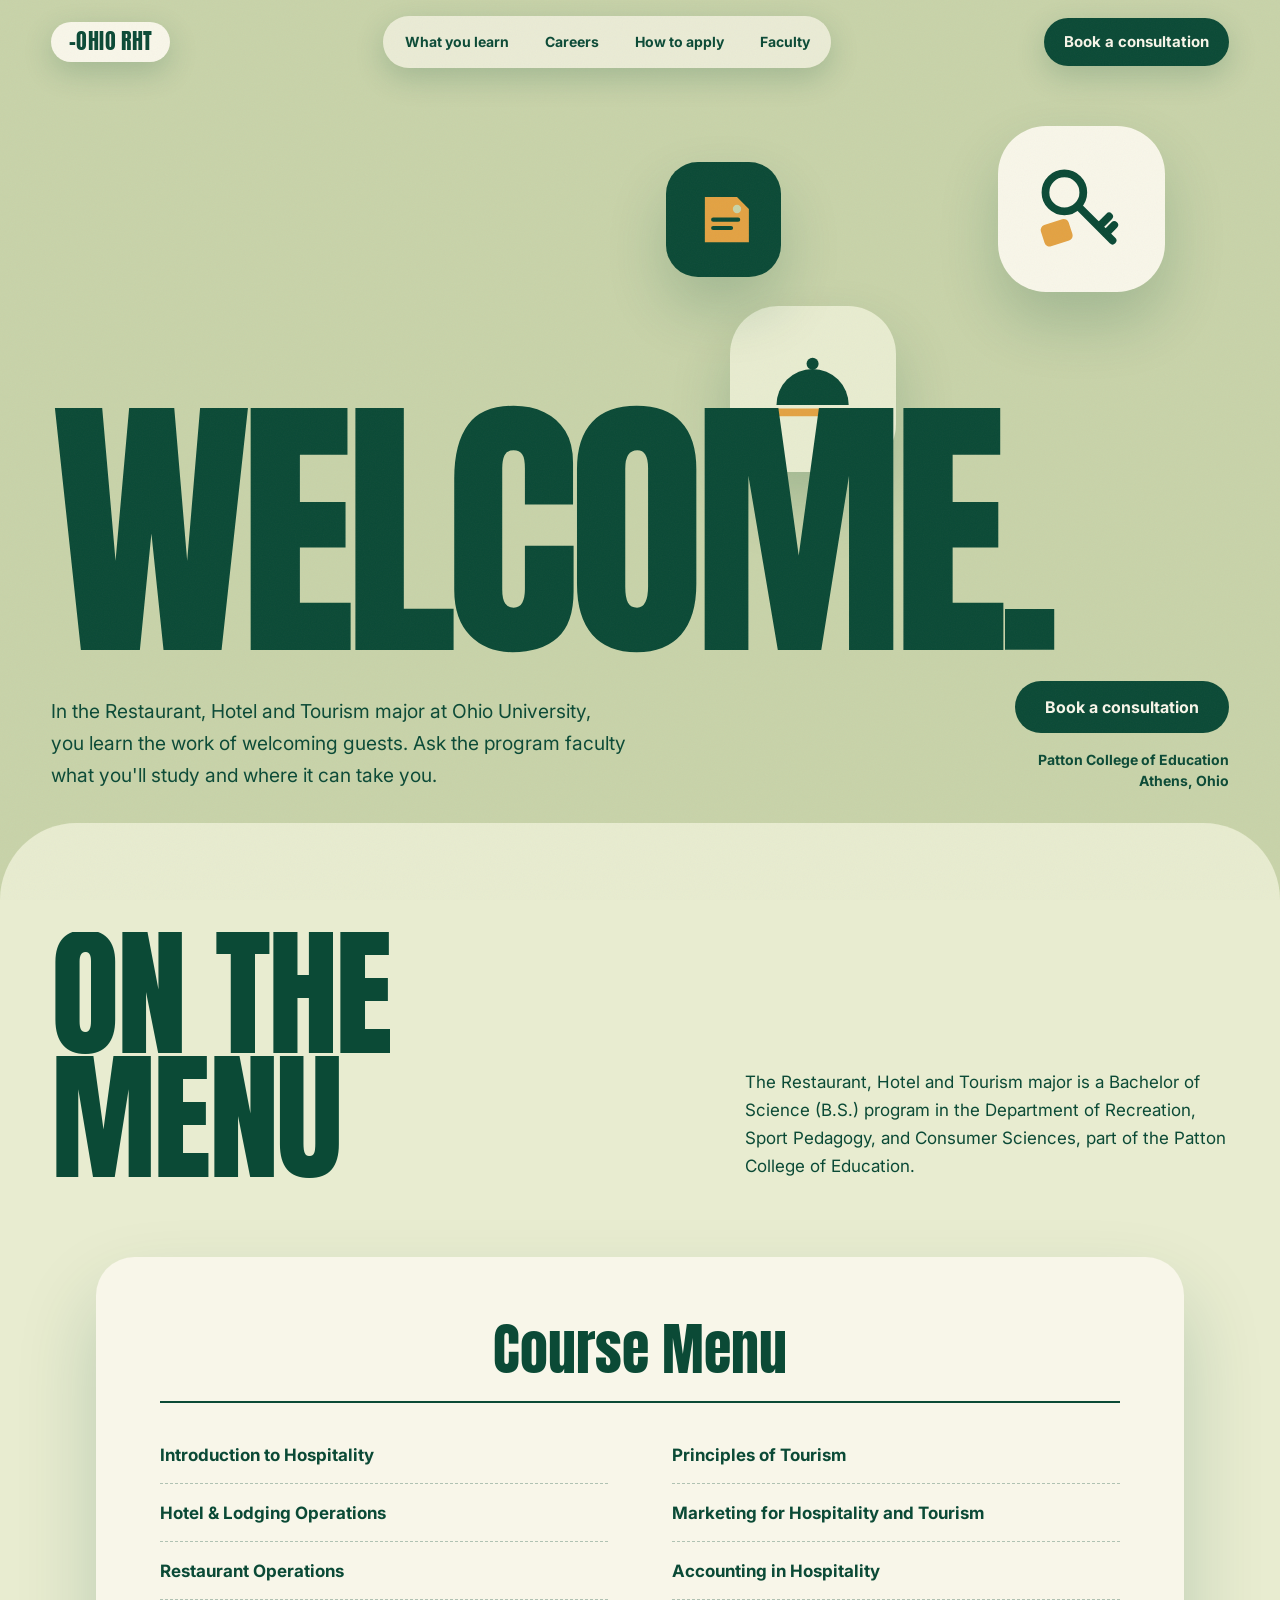
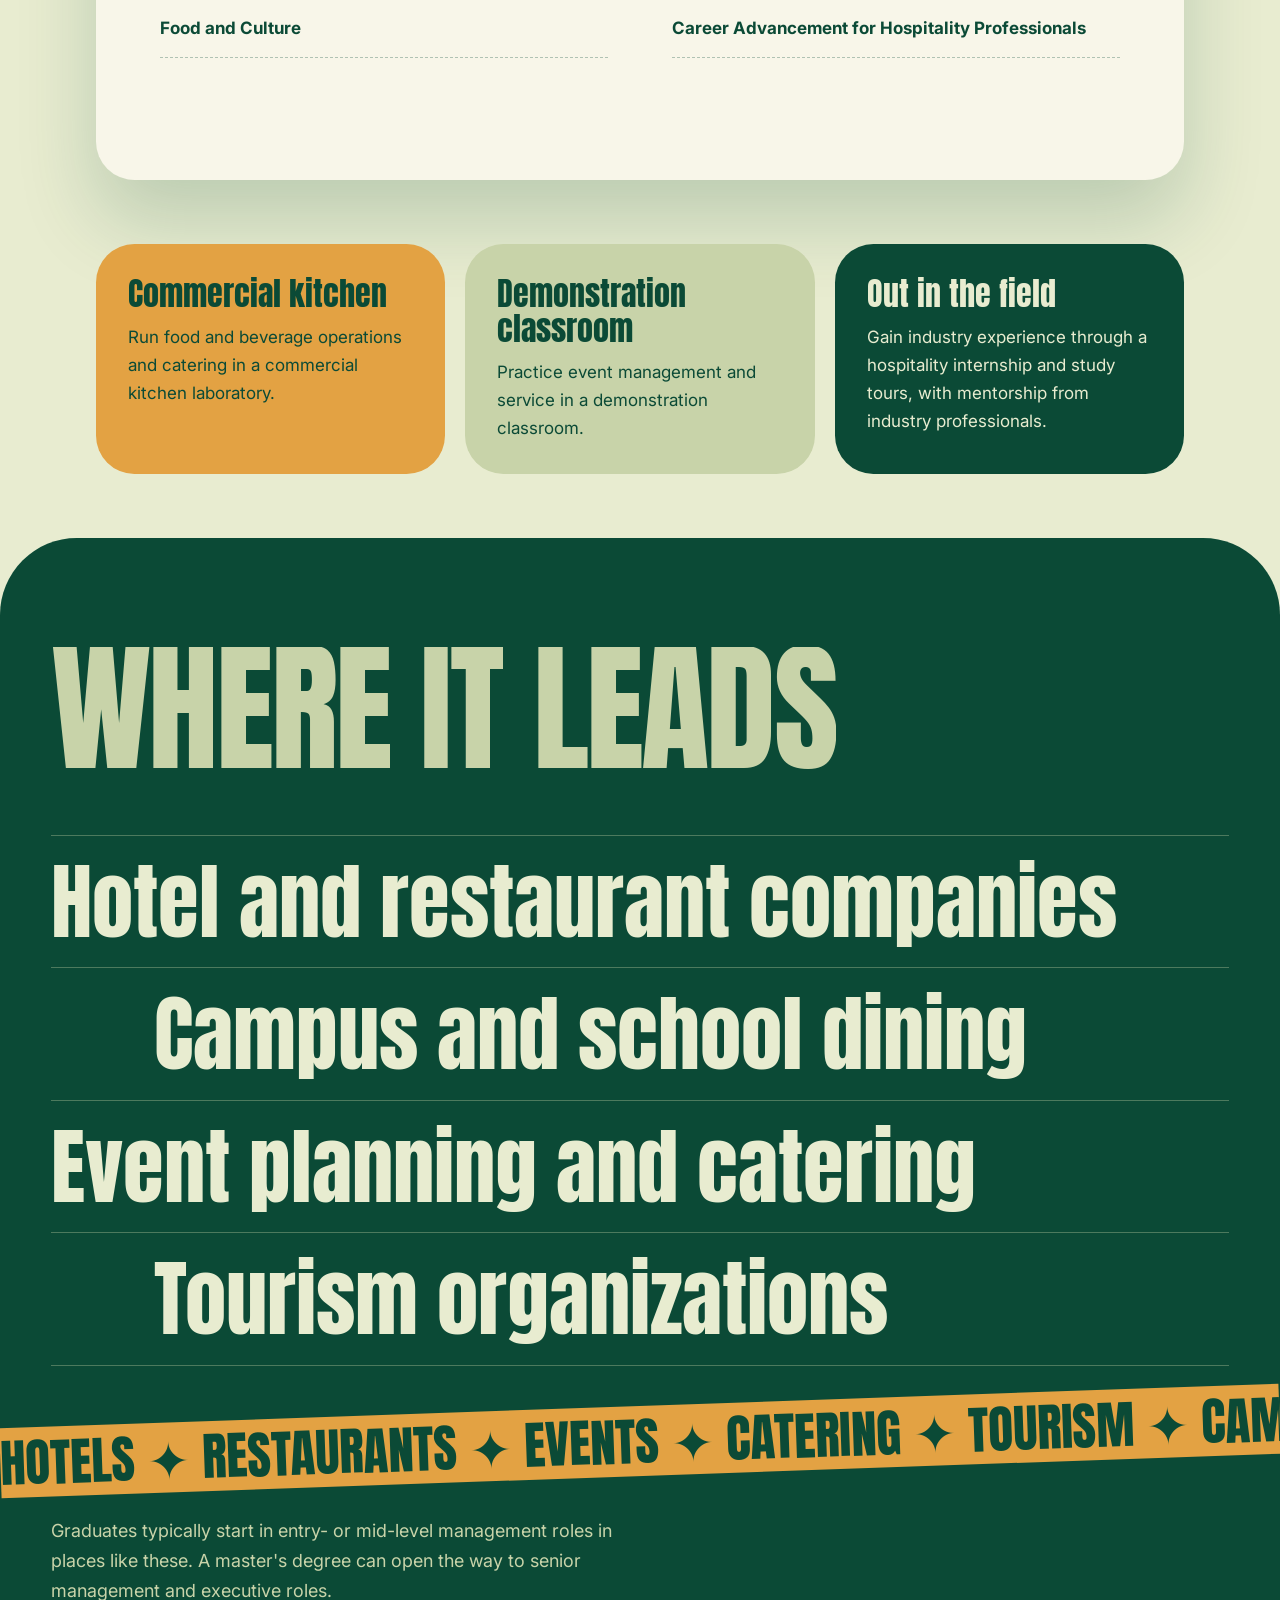
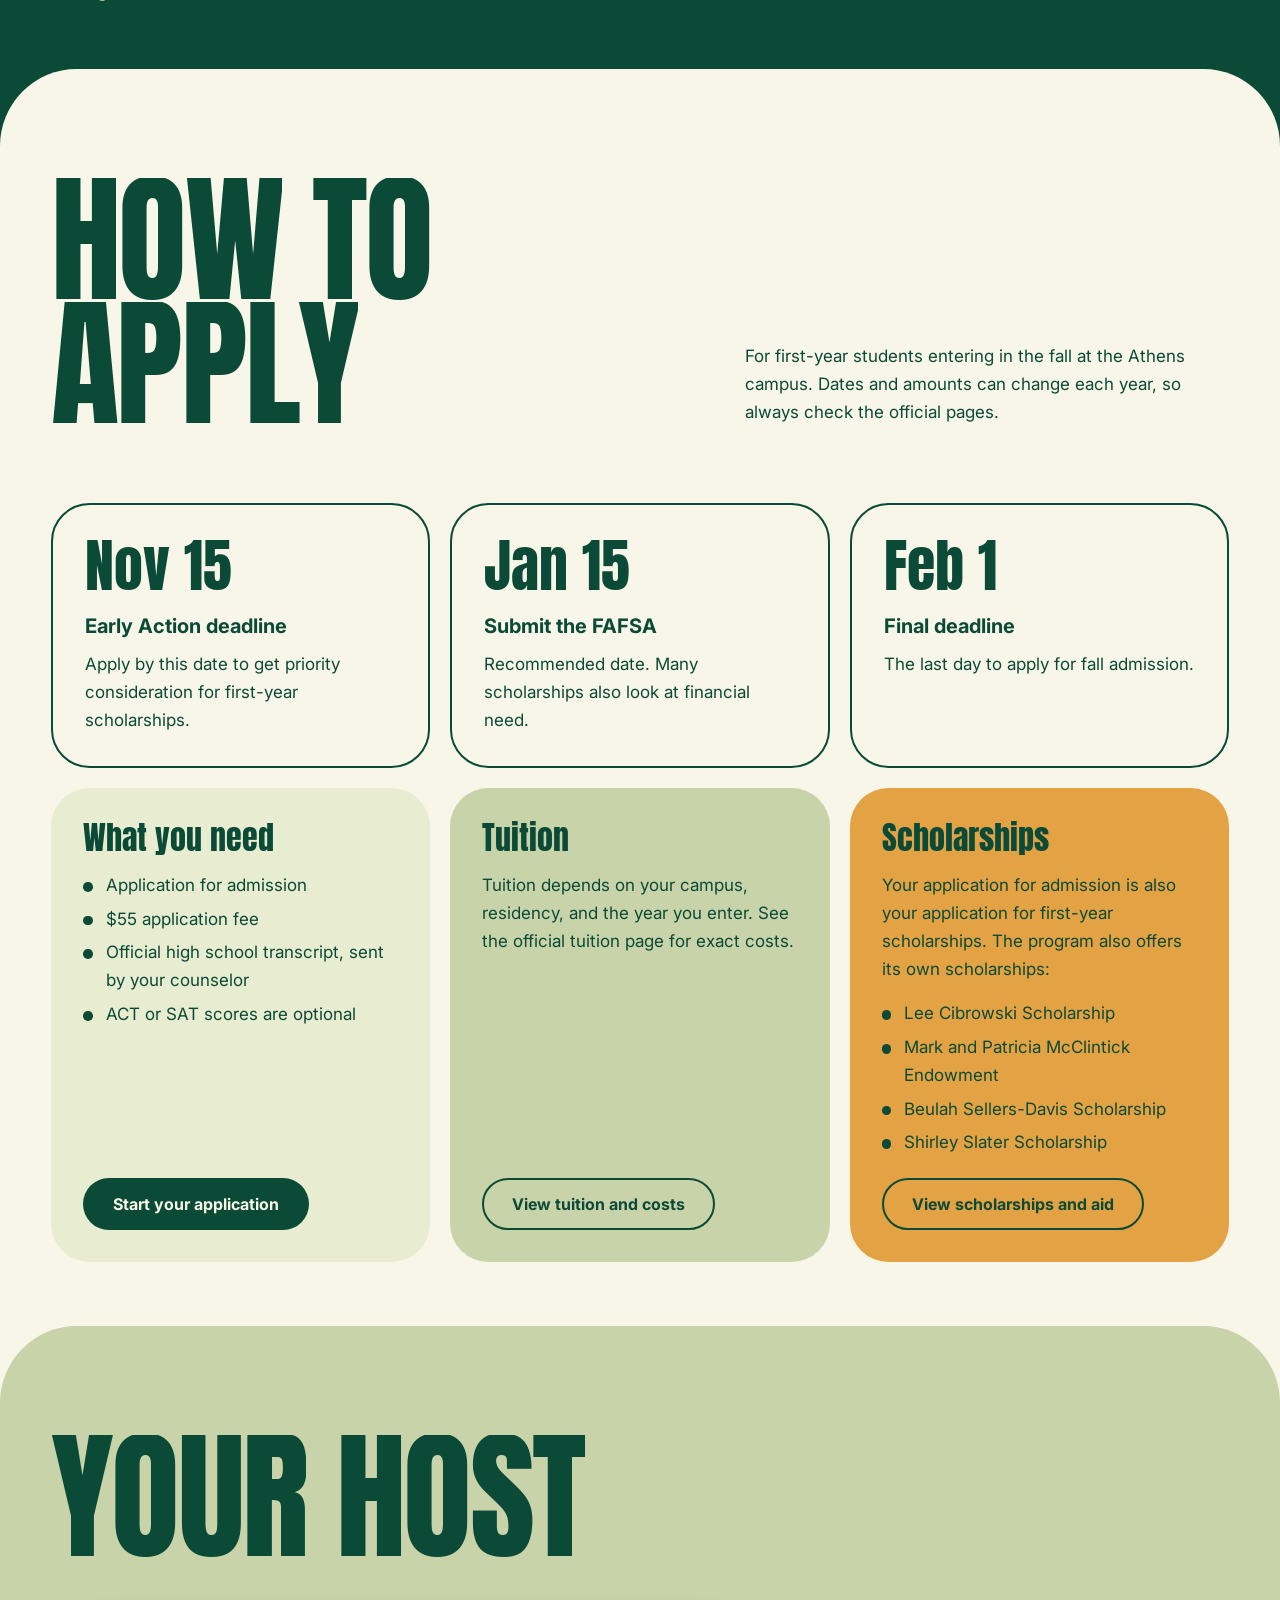
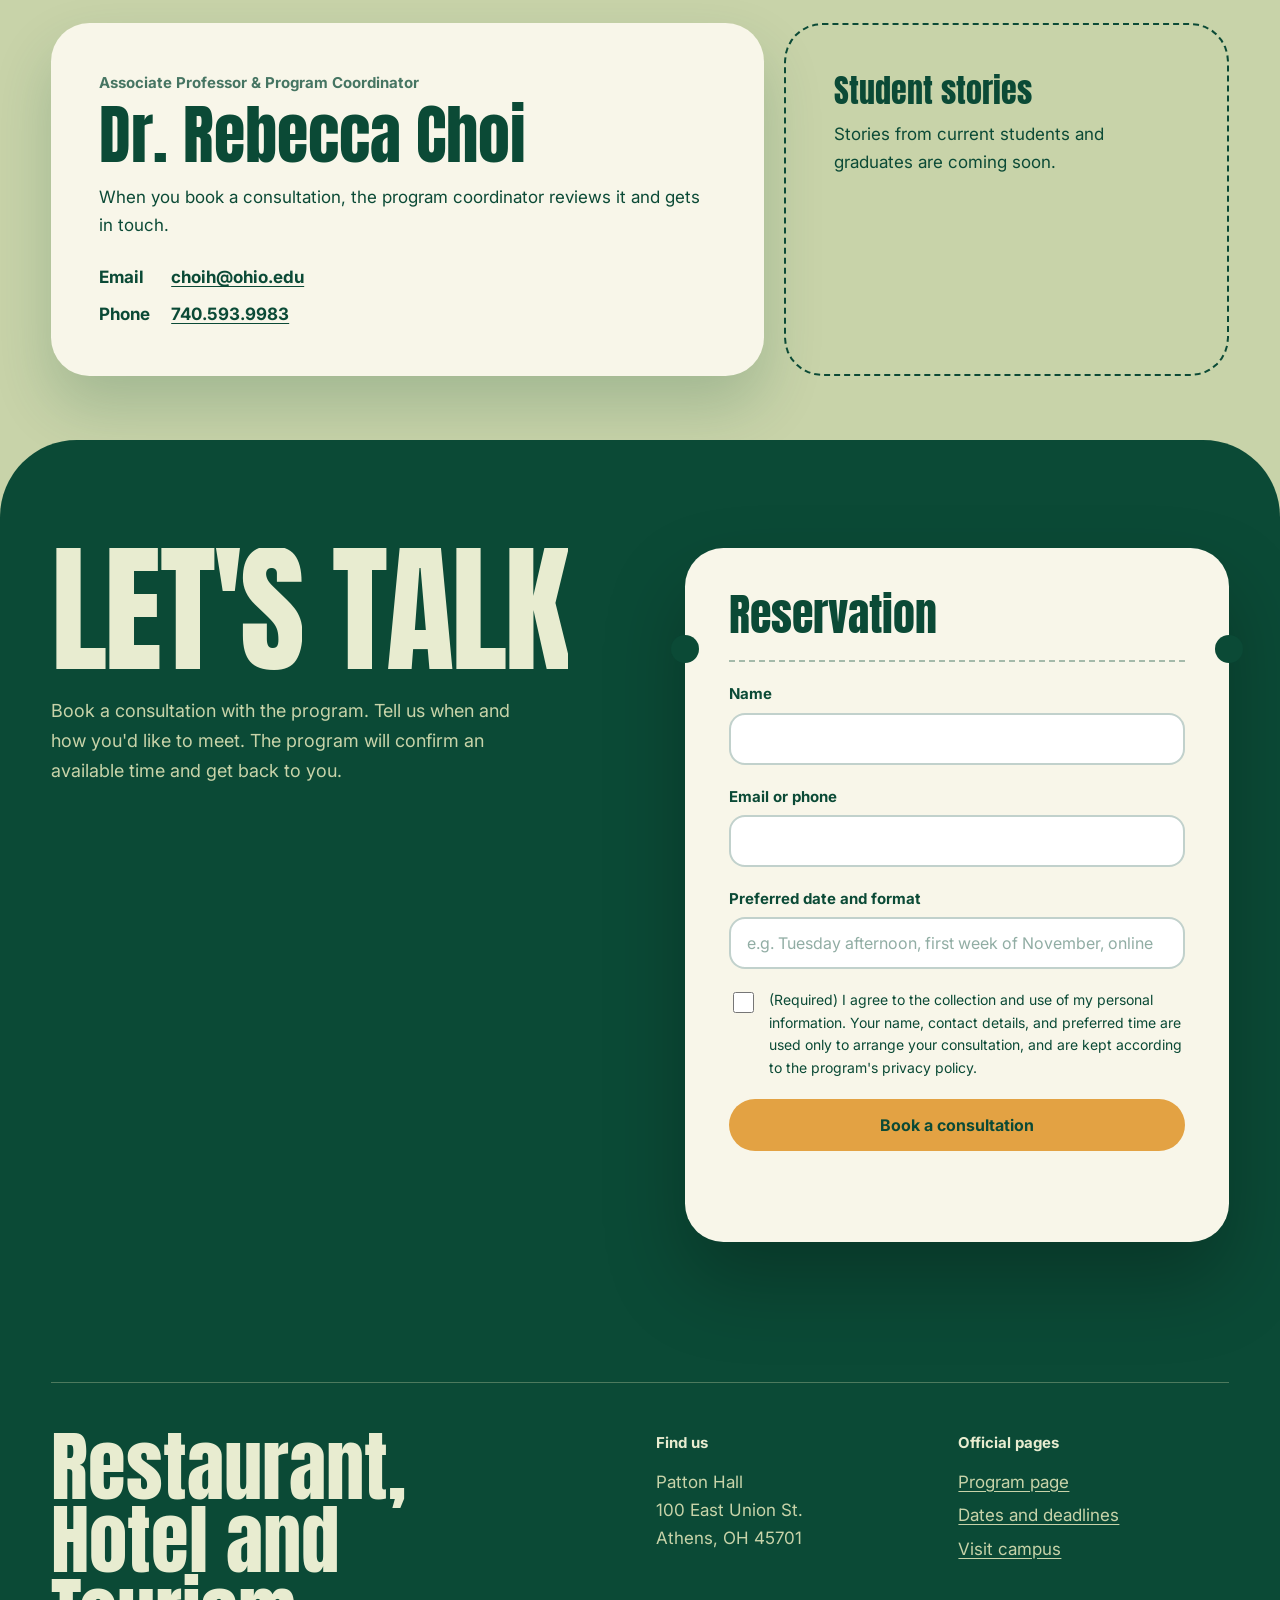
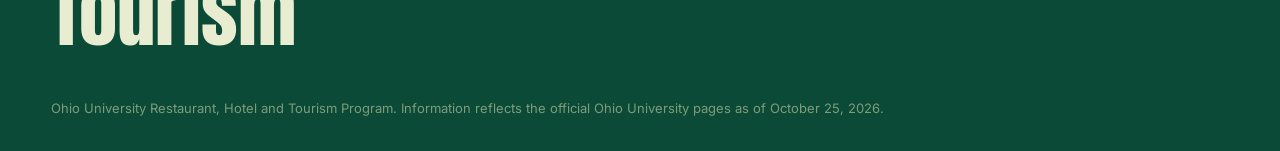
<file: index.html>
<!doctype html>
<html lang="en">
<head>
  <meta charset="utf-8">
  <meta name="viewport" content="width=device-width, initial-scale=1">
  <title>Restaurant, Hotel and Tourism at Ohio University | Book a Consultation</title>
  <meta name="description" content="See what you learn in the Restaurant, Hotel and Tourism major (B.S.) at Ohio University, where graduates go, and how to apply. Then book a consultation with the program.">
  <meta property="og:title" content="Restaurant, Hotel and Tourism at Ohio University">
  <meta property="og:description" content="What you learn, where it leads, and how to apply. Ask the program faculty directly.">
  <meta property="og:type" content="website">
  <script>document.documentElement.classList.add('js')</script>
  <link rel="icon" href="favicon.svg" type="image/svg+xml">
  <link rel="preconnect" href="https://fonts.googleapis.com">
  <link rel="preconnect" href="https://fonts.gstatic.com" crossorigin>
  <link href="https://fonts.googleapis.com/css2?family=Anton&family=Inter:wght@400;500;700&display=swap" rel="stylesheet">
  <link rel="stylesheet" href="styles.css">
</head>
<body>
  <div class="progress" aria-hidden="true"></div>
  <a class="skip" href="#booking">Skip to booking</a>

  <header class="nav">
    <a class="nav__logo" href="#top" aria-label="Back to top">-OHIO RHT</a>
    <nav class="nav__pill" aria-label="On this page">
      <a href="#learn">What you learn</a>
      <a href="#careers">Careers</a>
      <a href="#apply">How to apply</a>
      <a href="#people">Faculty</a>
    </nav>
    <a class="nav__cta" href="#booking">Book a consultation</a>
  </header>

  <main id="top">
    <!-- Hero -->
    <section class="hero" aria-labelledby="hero-title">
      <div class="hero__objects" aria-hidden="true">
        <figure class="float float--key" data-speed="0.05">
          <svg viewBox="0 0 120 120"><circle cx="40" cy="40" r="22" fill="none" stroke="currentColor" stroke-width="9"/><path d="M56 56 L96 96 M80 80 L92 68 M88 88 L98 78" stroke="currentColor" stroke-width="9" stroke-linecap="round"/><rect x="14" y="74" width="34" height="26" rx="6" fill="var(--honey)" transform="rotate(-18 31 87)"/></svg>
        </figure>
        <figure class="float float--cloche" data-speed="-0.04">
          <svg viewBox="0 0 120 120"><path d="M18 78 A42 42 0 0 1 102 78 Z" fill="currentColor"/><circle cx="60" cy="30" r="7" fill="currentColor"/><rect x="10" y="82" width="100" height="9" rx="4.5" fill="var(--honey)"/></svg>
        </figure>
        <figure class="float float--tag" data-speed="0.07">
          <svg viewBox="0 0 120 120"><path d="M30 22 H84 L104 42 V98 H30 Z" fill="var(--honey)"/><circle cx="84" cy="42" r="7" fill="var(--sage)"/><path d="M44 60 H86 M44 74 H74" stroke="var(--forest)" stroke-width="7" stroke-linecap="round"/></svg>
        </figure>
      </div>

      <h1 id="hero-title" class="hero__title">
        <span class="line" data-split>Welcome.</span>
      </h1>

      <div class="hero__foot">
        <p class="hero__lead">In the Restaurant, Hotel and Tourism major at Ohio University, you learn the work of welcoming guests. Ask the program faculty what you'll study and where it can take you.</p>
        <div class="hero__side">
          <a class="btn btn--forest" href="#booking">Book a consultation</a>
          <p class="hero__where">Patton College of Education<br>Athens, Ohio</p>
        </div>
      </div>
    </section>

    <!-- What you learn -->
    <section id="learn" class="panel panel--olive" aria-labelledby="learn-title">
      <div class="panel__head">
        <h2 id="learn-title" class="display">On the menu</h2>
        <p class="panel__intro">The Restaurant, Hotel and Tourism major is a Bachelor of Science (B.S.) program in the Department of Recreation, Sport Pedagogy, and Consumer Sciences, part of the Patton College of Education.</p>
      </div>

      <div class="menu">
        <p class="menu__title">Course Menu</p>
        <ul class="menu__list">
          <li>Introduction to Hospitality</li>
          <li>Hotel &amp; Lodging Operations</li>
          <li>Restaurant Operations</li>
          <li>Food and Culture</li>
          <li>MICE &amp; Event Planning</li>
          <li>Principles of Tourism</li>
          <li>Marketing for Hospitality and Tourism</li>
          <li>Accounting in Hospitality</li>
          <li>Career Advancement for Hospitality Professionals</li>
          <li>Hospitality Internship</li>
        </ul>
      </div>

      <div class="practice">
        <article class="practice__card">
          <h3>Commercial kitchen</h3>
          <p>Run food and beverage operations and catering in a commercial kitchen laboratory.</p>
        </article>
        <article class="practice__card practice__card--sage">
          <h3>Demonstration classroom</h3>
          <p>Practice event management and service in a demonstration classroom.</p>
        </article>
        <article class="practice__card practice__card--forest">
          <h3>Out in the field</h3>
          <p>Gain industry experience through a hospitality internship and study tours, with mentorship from industry professionals.</p>
        </article>
      </div>
    </section>

    <!-- Careers -->
    <section id="careers" class="panel panel--forest" aria-labelledby="careers-title">
      <h2 id="careers-title" class="display">Where it leads</h2>
      <ul class="careers">
        <li>Hotel and restaurant companies</li>
        <li>Campus and school dining</li>
        <li>Event planning and catering</li>
        <li>Tourism organizations</li>
      </ul>
      <div class="marquee" aria-hidden="true">
        <p class="marquee__track"><span>Hotels ✦ Restaurants ✦ Events ✦ Catering ✦ Tourism ✦ Campus dining ✦&nbsp;</span><span>Hotels ✦ Restaurants ✦ Events ✦ Catering ✦ Tourism ✦ Campus dining ✦&nbsp;</span></p>
      </div>
      <p class="careers__note">Graduates typically start in entry- or mid-level management roles in places like these. A master's degree can open the way to senior management and executive roles.</p>
    </section>

    <!-- How to apply -->
    <section id="apply" class="panel panel--linen" aria-labelledby="apply-title">
      <div class="panel__head">
        <h2 id="apply-title" class="display">How to apply</h2>
        <p class="panel__intro">For first-year students entering in the fall at the Athens campus. Dates and amounts can change each year, so always check the official pages.</p>
      </div>

      <ol class="timeline">
        <li>
          <p class="timeline__date">Nov 15</p>
          <h3>Early Action deadline</h3>
          <p>Apply by this date to get priority consideration for first-year scholarships.</p>
        </li>
        <li>
          <p class="timeline__date">Jan 15</p>
          <h3>Submit the FAFSA</h3>
          <p>Recommended date. Many scholarships also look at financial need.</p>
        </li>
        <li>
          <p class="timeline__date">Feb 1</p>
          <h3>Final deadline</h3>
          <p>The last day to apply for fall admission.</p>
        </li>
      </ol>

      <div class="apply-grid">
        <article class="info-card">
          <h3>What you need</h3>
          <ul class="ticks">
            <li>Application for admission</li>
            <li>$55 application fee</li>
            <li>Official high school transcript, sent by your counselor</li>
            <li>ACT or SAT scores are optional</li>
          </ul>
          <a class="btn btn--forest" href="https://www.ohio.edu/apply" target="_blank" rel="noopener">Start your application</a>
        </article>

        <article class="info-card info-card--sage">
          <h3>Tuition</h3>
          <p>Tuition depends on your campus, residency, and the year you enter. See the official tuition page for exact costs.</p>
          <a class="btn btn--line" href="https://www.ohio.edu/admissions/tuition" target="_blank" rel="noopener">View tuition and costs</a>
        </article>

        <article class="info-card info-card--honey">
          <h3>Scholarships</h3>
          <p>Your application for admission is also your application for first-year scholarships. The program also offers its own scholarships:</p>
          <ul class="ticks">
            <li>Lee Cibrowski Scholarship</li>
            <li>Mark and Patricia McClintick Endowment</li>
            <li>Beulah Sellers-Davis Scholarship</li>
            <li>Shirley Slater Scholarship</li>
          </ul>
          <a class="btn btn--line" href="https://www.ohio.edu/admissions/tuition/scholarships-financial-aid" target="_blank" rel="noopener">View scholarships and aid</a>
        </article>
      </div>
    </section>

    <!-- Faculty and reviews -->
    <section id="people" class="panel panel--sage" aria-labelledby="people-title">
      <h2 id="people-title" class="display">Your host</h2>
      <div class="people">
        <article class="host">
          <p class="host__role">Associate Professor &amp; Program Coordinator</p>
          <h3 class="host__name">Dr. Rebecca Choi</h3>
          <p>When you book a consultation, the program coordinator reviews it and gets in touch.</p>
          <dl class="host__contact">
            <div><dt>Email</dt><dd><a href="mailto:choih@ohio.edu">choih@ohio.edu</a></dd></div>
            <div><dt>Phone</dt><dd><a href="tel:+17405939983">740.593.9983</a></dd></div>
          </dl>
        </article>
        <article class="reviews">
          <h3>Student stories</h3>
          <p>Stories from current students and graduates are coming soon.</p>
        </article>
      </div>
    </section>

    <!-- Booking -->
    <section id="booking" class="panel panel--forest booking" aria-labelledby="booking-title">
      <div class="booking__intro">
        <h2 id="booking-title" class="display">Let's talk</h2>
        <p>Book a consultation with the program. Tell us when and how you'd like to meet. The program will confirm an available time and get back to you.</p>
      </div>

      <form class="ticket" id="booking-form" novalidate>
        <p class="ticket__head">Reservation</p>

        <label class="field">
          <span>Name</span>
          <input name="name" type="text" autocomplete="name" maxlength="50" required>
        </label>
        <label class="field">
          <span>Email or phone</span>
          <input name="contact" type="text" autocomplete="email" maxlength="100" required>
        </label>
        <label class="field">
          <span>Preferred date and format</span>
          <input name="preferred" type="text" maxlength="200" placeholder="e.g. Tuesday afternoon, first week of November, online">
        </label>

        <label class="hp" aria-hidden="true">Website
          <input name="website" type="text" tabindex="-1" autocomplete="off">
        </label>

        <label class="consent">
          <input name="consent" type="checkbox" required>
          <span>(Required) I agree to the collection and use of my personal information. Your name, contact details, and preferred time are used only to arrange your consultation, and are kept according to the program's privacy policy.</span>
        </label>

        <button class="btn btn--honey" type="submit">Book a consultation</button>
        <p class="ticket__msg" role="status" aria-live="polite"></p>
      </form>
    </section>
  </main>

  <footer class="footer">
    <div class="footer__main">
      <p class="footer__mark">Restaurant,<br>Hotel and<br>Tourism</p>
      <div class="footer__cols">
        <div>
          <h2>Find us</h2>
          <p>Patton Hall<br>100 East Union St.<br>Athens, OH 45701</p>
        </div>
        <div>
          <h2>Official pages</h2>
          <ul>
            <li><a href="https://www.ohio.edu/education/recreation-sport-pedagogy-consumer-sciences/restaurant-hotel-tourism" target="_blank" rel="noopener">Program page</a></li>
            <li><a href="https://www.ohio.edu/admissions/apply/dates-deadlines" target="_blank" rel="noopener">Dates and deadlines</a></li>
            <li><a href="https://www.ohio.edu/admissions/visit" target="_blank" rel="noopener">Visit campus</a></li>
          </ul>
        </div>
      </div>
    </div>
    <p class="footer__legal">Ohio University Restaurant, Hotel and Tourism Program. Information reflects the official Ohio University pages as of October 25, 2026.</p>
  </footer>

  <div class="noise" aria-hidden="true"></div>
  <script src="script.js" defer></script>
</body>
</html>
</file>
<file: styles.css>
:root {
  --forest: #0b4a36;
  --sage: #c8d3a9;
  --olive: #e8ecd0;
  --linen: #f8f6e9;
  --honey: #e3a243;
  --forest-shadow: rgba(11, 74, 54, 0.2);

  --display: 'Anton', 'Arial Narrow', sans-serif;
  --body: 'Inter', -apple-system, 'Segoe UI', sans-serif;
  --ease: cubic-bezier(0.16, 1, 0.3, 1);

  --gutter: clamp(1rem, 4vw, 3.5rem);
  --r-panel: clamp(2.5rem, 6vw, 5rem);
  --r-card: clamp(1.5rem, 3vw, 2.5rem);
}

*, *::before, *::after { box-sizing: border-box; }
html { scroll-behavior: smooth; scroll-padding-top: 6rem; }
body {
  margin: 0;
  background: var(--linen);
  color: var(--forest);
  font-family: var(--body);
  font-size: 1.0625rem;
  line-height: 1.65;
  -webkit-font-smoothing: antialiased;
}
h1, h2, h3, p, ul, ol, dl, dd, figure { margin: 0; }
ul, ol { padding: 0; list-style: none; }
a { color: inherit; }
img, svg { display: block; max-width: 100%; }
[hidden] { display: none !important; }

:focus-visible { outline: 3px solid var(--honey); outline-offset: 3px; border-radius: 0.5rem; }

.skip {
  position: absolute; left: 1rem; top: -4rem; z-index: 100;
  background: var(--forest); color: var(--linen); padding: 0.6rem 1rem; border-radius: 999px;
}
.skip:focus { top: 1rem; }

/* 질감 */
.noise {
  position: fixed; inset: 0; z-index: 90; pointer-events: none; opacity: 0.04;
  background-image: url("data:image/svg+xml,%3Csvg xmlns='http://www.w3.org/2000/svg' width='200' height='200'%3E%3Cfilter id='n'%3E%3CfeTurbulence type='fractalNoise' baseFrequency='0.85' numOctaves='3' stitchTiles='stitch'/%3E%3C/filter%3E%3Crect width='100%25' height='100%25' filter='url(%23n)'/%3E%3C/svg%3E");
}

/* 버튼 */
.btn {
  display: inline-flex; align-items: center; justify-content: center;
  min-height: 3.25rem; padding: 0 1.75rem; border-radius: 999px; border: 2px solid transparent;
  font: 700 1rem/1 var(--body); text-decoration: none; cursor: pointer;
  transition: transform 0.6s var(--ease), background-color 0.6s var(--ease), color 0.6s var(--ease);
}
.btn:hover { transform: translateY(-3px); }
.btn--forest { background: var(--forest); color: var(--linen); }
.btn--honey { background: var(--honey); color: var(--forest); }
.btn--line { border-color: var(--forest); color: var(--forest); background: transparent; }
.btn--line:hover { background: var(--forest); color: var(--linen); }

/* 상단 메뉴 */
.nav {
  position: fixed; top: 0; left: 0; right: 0; z-index: 50;
  display: flex; align-items: center; justify-content: space-between; gap: 1rem;
  padding: 1rem var(--gutter);
}
.nav__logo {
  padding: 0.6rem 1.1rem; border-radius: 999px; background: var(--linen);
  font: 400 1.35rem/1 var(--display); letter-spacing: 0.02em; text-decoration: none;
  box-shadow: 0 10px 30px var(--forest-shadow);
}
.nav__pill {
  display: flex; gap: 0.25rem; padding: 0.35rem;
  border-radius: 999px; background: rgba(248, 246, 233, 0.7);
  backdrop-filter: blur(20px); -webkit-backdrop-filter: blur(20px);
  box-shadow: 0 10px 30px var(--forest-shadow);
}
.nav__pill a {
  padding: 0.55rem 1rem; border-radius: 999px; font-size: 0.875rem; font-weight: 700; text-decoration: none;
  transition: background-color 0.6s var(--ease);
}
.nav__pill a:hover { background: rgba(255, 255, 255, 0.6); }
.nav__cta {
  padding: 0.7rem 1.25rem; border-radius: 999px; background: var(--forest); color: var(--linen);
  font-size: 0.9375rem; font-weight: 700; text-decoration: none;
  box-shadow: 0 10px 30px var(--forest-shadow);
}

/* 첫 화면 */
.hero {
  position: relative; min-height: 100vh; min-height: 100svh; overflow: hidden;
  display: flex; flex-direction: column; justify-content: flex-end;
  padding: 7rem var(--gutter) calc(var(--r-panel) + 2rem);
  background: var(--sage);
}
.hero__title {
  position: relative; z-index: 2;
  font: 400 clamp(5rem, 22vw, 24rem)/0.78 var(--display);
  letter-spacing: -0.04em;
  text-transform: uppercase;
}
.hero__title .line { display: block; }
.hero__title .ch {
  display: inline-block; transform: translateY(100%); opacity: 0;
  transition: transform 1.2s var(--ease), opacity 1.2s var(--ease);
}
.hero.is-in .ch { transform: none; opacity: 1; }

.hero__foot {
  position: relative; z-index: 2;
  display: grid; grid-template-columns: minmax(0, 36rem) auto; justify-content: space-between; align-items: end; gap: 2rem;
  margin-top: 2.5rem;
}
.hero__lead { font-size: clamp(1.0625rem, 1.5vw, 1.3rem); line-height: 1.65; max-width: 34em; }
.hero__side { display: grid; justify-items: end; gap: 1rem; text-align: right; }
.hero__where { font-size: 0.875rem; font-weight: 700; line-height: 1.5; }

.hero__objects { position: absolute; inset: 0; z-index: 1; pointer-events: none; }
.float {
  position: absolute; display: grid; place-items: center;
  width: clamp(5.5rem, 13vw, 12rem); aspect-ratio: 1;
  border-radius: 3rem; background: var(--linen); color: var(--forest);
  box-shadow: 0 30px 60px var(--forest-shadow);
}
.float svg { width: 62%; }
.float--key { top: 14%; right: 9%; animation: float 7s var(--ease) infinite; }
.float--cloche { top: 34%; right: 30%; background: var(--olive); animation: float 8s var(--ease) infinite -2s; }
.float--tag { top: 18%; left: 52%; width: clamp(4.5rem, 9vw, 8.5rem); background: var(--forest); border-radius: 2rem; animation: float 9s var(--ease) infinite -4s; }

@keyframes float {
  0%, 100% { translate: 0 0; rotate: 0deg; }
  50% { translate: 0 -20px; rotate: 5deg; }
}

/* 큰 구역 */
.panel {
  position: relative;
  margin-top: calc(var(--r-panel) * -1);
  padding: calc(var(--r-panel) + 2rem) var(--gutter) calc(var(--r-panel) + 4rem);
  border-radius: var(--r-panel) var(--r-panel) 0 0;
}
.panel--olive { background: var(--olive); }
.panel--forest { background: var(--forest); color: var(--sage); }
.panel--linen { background: var(--linen); }
.panel--sage { background: var(--sage); }

.display {
  font: 400 clamp(3.5rem, 11vw, 11rem)/0.88 var(--display);
  letter-spacing: -0.02em;
  text-transform: uppercase;
}
.panel__head {
  display: grid; grid-template-columns: minmax(0, 1.3fr) minmax(0, 1fr); align-items: end; gap: 2rem 4rem;
  margin-bottom: clamp(2.5rem, 6vw, 5rem);
}
.panel__intro { max-width: 32em; font-size: 1.0625rem; }

/* 메뉴판 */
.menu {
  max-width: 68rem; margin: 0 auto;
  padding: clamp(2rem, 5vw, 4rem);
  border-radius: var(--r-card); background: var(--linen);
  box-shadow: 0 40px 80px var(--forest-shadow);
}
.menu__title {
  font: 400 clamp(2rem, 5vw, 3.5rem)/1 var(--display); text-align: center;
  padding-bottom: 1.5rem; margin-bottom: 1.5rem; border-bottom: 2px solid var(--forest);
}
.menu__list { columns: 2 24rem; column-gap: 4rem; }
.menu__list li {
  break-inside: avoid;
  padding: 0.9rem 0; border-bottom: 1px dashed rgba(11, 74, 54, 0.3);
  font-weight: 700;
}

.practice {
  display: grid; grid-template-columns: repeat(3, minmax(0, 1fr)); gap: 1.25rem;
  max-width: 68rem; margin: clamp(2rem, 5vw, 4rem) auto 0;
}
.practice__card {
  padding: 2rem; border-radius: var(--r-card); background: var(--honey);
}
.practice__card h3 { font: 400 2rem/1.1 var(--display); margin-bottom: 0.75rem; }
.practice__card--sage { background: var(--sage); }
.practice__card--forest { background: var(--forest); color: var(--olive); }

/* 진로 */
.careers { margin: clamp(2rem, 5vw, 4rem) 0 2.5rem; border-top: 1px solid rgba(200, 211, 169, 0.35); }
.careers li {
  font: 400 clamp(2.25rem, 6.5vw, 6rem)/1.1 var(--display);
  padding: 1.25rem 0; border-bottom: 1px solid rgba(200, 211, 169, 0.35);
  color: var(--olive);
}
.careers li:nth-child(2n) { padding-left: clamp(0rem, 8vw, 10rem); }
.careers__note { max-width: 34em; font-size: 1.125rem; }

/* 지원 안내 */
.timeline {
  display: grid; grid-template-columns: repeat(3, minmax(0, 1fr)); gap: 1.25rem;
  counter-reset: step;
}
.timeline li {
  position: relative; padding: 2rem; border-radius: var(--r-card);
  border: 2px solid var(--forest);
}
.timeline__date { font: 400 clamp(2.25rem, 4.5vw, 3.75rem)/1 var(--display); margin-bottom: 1rem; }
.timeline h3 { font-size: 1.25rem; margin-bottom: 0.4rem; }

.apply-grid {
  display: grid; grid-template-columns: repeat(3, minmax(0, 1fr)); gap: 1.25rem;
  margin-top: 1.25rem;
}
.info-card {
  display: flex; flex-direction: column; gap: 1rem; align-items: flex-start;
  padding: 2rem; border-radius: var(--r-card); background: var(--olive);
}
.info-card h3 { font: 400 2rem/1.1 var(--display); }
.info-card .btn { margin-top: auto; }
.info-card--sage { background: var(--sage); }
.info-card--honey { background: var(--honey); }
.ticks li { position: relative; padding-left: 1.4rem; margin-bottom: 0.35rem; }
.ticks li::before {
  content: ''; position: absolute; left: 0; top: 0.65em; width: 0.6rem; height: 0.6rem;
  border-radius: 50%; background: var(--forest);
}

/* 교수진 */
.people {
  display: grid; grid-template-columns: minmax(0, 1.6fr) minmax(0, 1fr); gap: 1.25rem;
  margin-top: clamp(2rem, 5vw, 4rem);
}
.host {
  padding: clamp(2rem, 4vw, 3rem); border-radius: var(--r-card); background: var(--linen);
  box-shadow: 0 30px 60px var(--forest-shadow);
}
.host__role { font-size: 0.9375rem; font-weight: 700; opacity: 0.75; }
.host__name { font: 400 clamp(2.5rem, 5vw, 4.5rem)/1 var(--display); margin: 0.5rem 0 1rem; }
.host__contact { display: grid; gap: 0.5rem; margin-top: 1.5rem; }
.host__contact div { display: flex; gap: 1rem; }
.host__contact dt { width: 3.5rem; flex-shrink: 0; font-weight: 700; }
.host__contact a { font-weight: 700; text-underline-offset: 0.2em; }
.reviews {
  padding: clamp(2rem, 4vw, 3rem); border-radius: var(--r-card);
  border: 2px dashed var(--forest);
}
.reviews h3 { font: 400 2rem/1.1 var(--display); margin-bottom: 0.75rem; }

/* 상담 예약 */
.booking {
  display: grid; grid-template-columns: minmax(0, 1fr) minmax(0, 34rem); gap: 3rem; align-items: start;
}
.booking__intro .display { color: var(--olive); margin-bottom: 1.5rem; }
.booking__intro p { max-width: 26em; font-size: 1.125rem; }

.ticket {
  position: relative; display: grid; gap: 1.25rem;
  padding: clamp(1.75rem, 4vw, 2.75rem); border-radius: var(--r-card);
  background: var(--linen); color: var(--forest);
  box-shadow: 0 40px 80px rgba(0, 0, 0, 0.25);
}
/* 예약표 절취선 */
.ticket::before, .ticket::after {
  content: ''; position: absolute; top: 5.4rem; width: 1.75rem; height: 1.75rem; border-radius: 50%;
  background: var(--forest);
}
.ticket::before { left: -0.875rem; }
.ticket::after { right: -0.875rem; }
.ticket__head {
  font: 400 clamp(2rem, 4vw, 2.75rem)/1 var(--display);
  padding-bottom: 1.5rem; border-bottom: 2px dashed rgba(11, 74, 54, 0.35);
}
.field { display: grid; gap: 0.35rem; }
.field span { font-weight: 700; font-size: 0.9375rem; }
.field input {
  width: 100%; min-height: 3.25rem; padding: 0 1rem;
  border: 2px solid rgba(11, 74, 54, 0.25); border-radius: 1rem; background: #fff;
  font: 400 1rem var(--body); color: var(--forest);
  transition: border-color 0.6s var(--ease);
}
.field input:focus { outline: none; border-color: var(--forest); }
.field input::placeholder { color: rgba(11, 74, 54, 0.45); }
.hp { position: absolute; left: -9999px; width: 1px; height: 1px; overflow: hidden; }
.consent { display: flex; gap: 0.75rem; align-items: flex-start; font-size: 0.875rem; line-height: 1.6; }
.consent input { width: 1.35rem; height: 1.35rem; margin-top: 0.15rem; flex-shrink: 0; accent-color: var(--forest); }
.ticket .btn { width: 100%; }
.ticket .btn[disabled] { opacity: 0.6; cursor: wait; }
.ticket__msg { min-height: 1.6em; font-weight: 700; }
.ticket__msg.is-error { color: #a1301c; }

/* 바닥 */
.footer {
  position: relative; margin-top: -1px; padding: 0 var(--gutter) 2rem;
  background: var(--forest); color: var(--sage);
}
.footer__main {
  display: grid; grid-template-columns: repeat(12, minmax(0, 1fr)); gap: 2rem;
  padding: 3rem 0; border-top: 1px solid rgba(200, 211, 169, 0.35);
}
.footer__mark { grid-column: span 6; font: 400 clamp(2.5rem, 6vw, 5rem)/0.95 var(--display); color: var(--olive); }
.footer__cols { grid-column: span 6; display: grid; grid-template-columns: 1fr 1fr; gap: 2rem; }
.footer h2 { font-size: 0.9375rem; margin-bottom: 0.75rem; color: var(--olive); }
.footer li { margin-bottom: 0.35rem; }
.footer a { text-underline-offset: 0.2em; }
.footer__legal { font-size: 0.8125rem; opacity: 0.6; }

/* 화면 크기 */
@media (max-width: 960px) {
  .nav__pill { display: none; }
  .panel__head, .booking, .people { grid-template-columns: 1fr; }
  .practice, .timeline, .apply-grid { grid-template-columns: 1fr; }
  .footer__mark, .footer__cols { grid-column: 1 / -1; }
}
@media (max-width: 640px) {
  .hero__title { font-size: 23vw; }
  .hero__foot { grid-template-columns: 1fr; }
  .hero__side { justify-items: start; text-align: left; }
  .float--key { top: 13%; right: 6%; }
  .float--cloche { top: 30%; right: 34%; }
  .float--tag { top: 20%; left: 8%; }
  .footer__cols { grid-template-columns: 1fr; }
}

/* 모션 */
.progress {
  position: fixed; top: 0; left: 0; right: 0; z-index: 95; height: 4px;
  background: var(--honey); transform-origin: 0 50%; transform: scaleX(var(--p, 0));
}

/* 첫 화면 그림: 튀어나오며 등장하고 마우스를 따라 움직인다 */
.float { scale: 0; transition: scale 1.1s cubic-bezier(0.34, 1.56, 0.64, 1); }
.float--cloche { transition-delay: 0.15s; }
.float--tag { transition-delay: 0.3s; }
.hero.is-in .float { scale: 1; }
.float > svg {
  transform: translate(calc(var(--mx, 0) * var(--depth, 20px)), calc(var(--my, 0) * var(--depth, 20px) + var(--py, 0px)));
  transition: transform 0.9s var(--ease);
}
.float--cloche > svg { --depth: -28px; }
.float--tag > svg { --depth: 36px; }
.hero__foot { opacity: 0; transform: translateY(30px); transition: opacity 1.2s var(--ease) 0.7s, transform 1.2s var(--ease) 0.7s; }
.hero.is-in .hero__foot { opacity: 1; transform: none; }

/* 큰 제목: 글자가 아래에서 올라온다 */
.display .word { display: inline-block; overflow: hidden; vertical-align: top; padding-bottom: 0.06em; margin-bottom: -0.06em; }
.display .ch { display: inline-block; }
.js .display .ch { transform: translateY(110%) rotate(8deg); transition: transform 1s var(--ease); transition-delay: calc(var(--i) * 0.035s); }
.js .display.is-in .ch { transform: none; }

/* 스크롤하면 나타나기 */
.js [data-reveal] {
  opacity: 0; transform: translateY(48px);
  --d: calc(var(--i, 0) * 0.08s);
  transition: opacity 1s var(--ease) var(--d), transform 1.1s var(--ease) var(--d),
    translate 0.6s var(--ease), rotate 0.6s var(--ease), color 0.5s var(--ease);
}
.js [data-reveal="left"] { transform: translateX(-80px); }
.js [data-reveal="right"] { transform: translateX(80px); }
.js [data-reveal="pop"] { transform: translateY(40px) scale(0.92) rotate(-2deg); }
.js [data-reveal="tilt"] { transform: perspective(900px) rotateX(18deg) translateY(60px); transform-origin: 50% 100%; }
.js [data-reveal].is-in { opacity: 1; transform: none; }

/* 메뉴판: 점선이 그어진다 */
.js .menu__list li { position: relative; border-bottom-color: transparent; }
.js .menu__list li::after {
  content: ''; position: absolute; left: 0; right: 0; bottom: -1px;
  border-bottom: 1px dashed rgba(11, 74, 54, 0.3);
  transform: scaleX(0); transform-origin: 0 50%;
  transition: transform 1.2s var(--ease); transition-delay: calc(var(--i, 0) * 0.08s + 0.2s);
}
.js .menu__list li.is-in::after { transform: scaleX(1); }

/* 진로: 마우스를 올리면 꿀색으로 바뀐다 */
.careers li:hover { color: var(--honey); }

/* 흐르는 띠 */
.marquee {
  overflow: hidden; margin: 0 calc(var(--gutter) * -1) 2.5rem;
  background: var(--honey); color: var(--forest); rotate: -2deg;
}
.marquee__track {
  display: flex; width: max-content; padding: 0.6rem 0;
  font: 400 clamp(1.75rem, 4vw, 3.25rem)/1 var(--display); text-transform: uppercase; white-space: nowrap;
  animation: marquee 22s linear infinite;
}
@keyframes marquee { to { transform: translateX(-50%); } }

/* 지원 일정: 숫자 카드가 차례로 뒤집혀 들어온다 */
.timeline__date { display: inline-block; }
.js .timeline li.is-in .timeline__date { animation: stamp 0.9s var(--ease) both; animation-delay: calc(var(--i, 0) * 0.08s + 0.3s); }
@keyframes stamp {
  0% { transform: scale(1.6) rotate(-6deg); opacity: 0; }
  100% { transform: none; opacity: 1; }
}

/* 카드에 마우스를 올리면 살짝 기울어진다 */
.practice__card, .info-card, .timeline li { transition: translate 0.6s var(--ease), rotate 0.6s var(--ease); }
.practice__card:hover, .info-card:hover, .timeline li:hover { translate: 0 -8px; rotate: -1deg; }

@media (prefers-reduced-motion: reduce) {
  html { scroll-behavior: auto; }
  *, *::before, *::after { animation: none !important; transition: none !important; }
  .hero__title .ch { transform: none; opacity: 1; }
  .float { scale: 1; }
  .hero__foot, .js [data-reveal] { opacity: 1; transform: none; }
  .js .display .ch { transform: none; }
  .js .menu__list li::after { transform: none; }
  .progress { display: none; }
}
</file>
